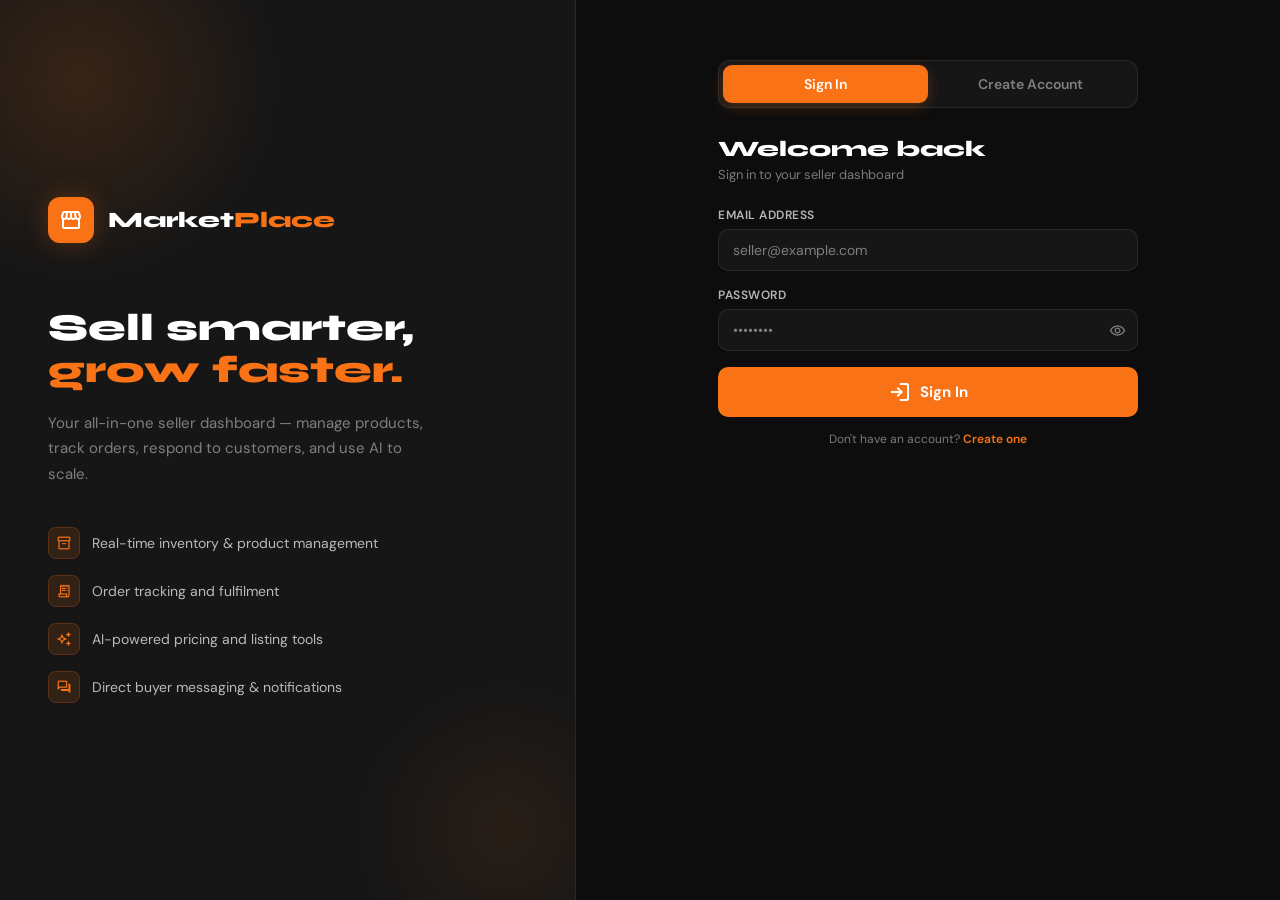
<file: index.html>
<!DOCTYPE html>
<html lang="en">
<head>
  <meta charset="UTF-8"/><meta name="viewport" content="width=device-width, initial-scale=1.0"/>
  <title>Dashboard — MarketPlace</title>
  <link href="https://api.fontshare.com/v2/css?f[]=clash-display@400,500,600,700&f[]=cabinet-grotesk@400,500,700,800&display=swap" rel="stylesheet"/>
  <link href="https://fonts.googleapis.com/css2?family=Material+Symbols+Outlined:opsz,wght,FILL,GRAD@20..48,100..700,0..1,-50..200" rel="stylesheet"/>
  <link rel="stylesheet" href="styles.css"/>
  <style>
    /* ── Dashboard-specific ── */
    .dash-grid {
      display: grid;
      grid-template-columns: 1fr 340px;
      gap: 20px;
      align-items: start;
    }

    /* Chart */
    .chart-wrap {
      display: flex; align-items: flex-end; gap: 6px;
      height: 130px; padding: 0 4px;
    }
    .chart-col {
      display: flex; flex-direction: column; align-items: center; gap: 5px;
      flex: 1;
    }
    .chart-bar {
      width: 100%; background: var(--orange);
      border-radius: 5px 5px 0 0;
      transition: height .5s cubic-bezier(.34,1.56,.64,1);
      min-height: 4px; cursor: pointer; position: relative;
    }
    .chart-bar::after {
      content: attr(title);
      position: absolute; bottom: calc(100% + 6px); left: 50%;
      transform: translateX(-50%);
      background: var(--gray-900); color: #fff;
      padding: 3px 7px; border-radius: 4px;
      font-size: 11px; white-space: nowrap;
      opacity: 0; pointer-events: none;
      transition: opacity var(--transition);
    }
    .chart-bar:hover { background: var(--orange-dark); }
    .chart-bar:hover::after { opacity: 1; }
    .chart-label { font-size: 10px; color: var(--text-muted); font-weight: 600; }

    /* Revenue card */
    .rev-card {
      background: var(--gray-900);
      border-radius: var(--radius);
      padding: 22px;
      color: #fff;
      position: relative; overflow: hidden;
      border: 1px solid rgba(255,255,255,.04);
    }
    .rev-card::before {
      content: '';
      position: absolute; top: -30px; right: -30px;
      width: 140px; height: 140px;
      background: radial-gradient(circle, rgba(249,115,22,.35) 0%, transparent 70%);
      pointer-events: none;
    }
    .rev-card-label {
      font-size: 11px; font-weight: 700; letter-spacing: .8px;
      text-transform: uppercase; color: rgba(255,255,255,.4);
      margin-bottom: 8px;
    }
    .rev-card-value {
      font-family: 'Clash Display', sans-serif;
      font-size: 30px; font-weight: 700;
      color: #fff; letter-spacing: -1px;
      line-height: 1;
    }
    .rev-card-sub {
      font-size: 11.5px; color: rgba(255,255,255,.35);
      margin-top: 10px; line-height: 1.6;
    }
    .rev-card-sub span { color: var(--orange); font-weight: 700; }

    /* Recent orders */
    .order-row {
      display: flex; align-items: center; gap: 12px;
      padding: 11px 0;
      border-bottom: 1px solid var(--gray-100);
      transition: background var(--transition);
    }
    .order-row:last-child { border-bottom: none; }
    .order-dot {
      width: 8px; height: 8px; border-radius: 50%;
      background: var(--orange); flex-shrink: 0;
    }
    .order-info { flex: 1; min-width: 0; }
    .order-id {
      font-size: 12.5px; font-weight: 700; color: var(--text);
      font-family: 'Clash Display', sans-serif;
    }
    .order-meta { font-size: 11px; color: var(--text-muted); margin-top: 1px; }

    /* Quick actions */
    .quick-grid {
      display: grid;
      grid-template-columns: repeat(3, 1fr);
      gap: 10px;
    }
    .quick-btn {
      display: flex; flex-direction: column; align-items: center;
      gap: 7px; padding: 14px 8px;
      background: var(--gray-50);
      border: 1.5px solid var(--gray-100);
      border-radius: var(--radius-sm);
      text-decoration: none; color: var(--text);
      text-align: center;
      transition: all var(--transition);
      cursor: pointer;
    }
    .quick-btn:hover {
      border-color: var(--orange);
      background: var(--orange-pale);
      transform: translateY(-1px);
    }
    .quick-btn .material-symbols-outlined { font-size: 20px; color: var(--orange); }
    .quick-btn-label { font-size: 11px; font-weight: 700; color: var(--gray-700); }

    /* Trending */
    .trend-row {
      display: flex; align-items: center; gap: 12px;
      padding: 10px 0; border-bottom: 1px solid var(--gray-100);
    }
    .trend-row:last-child { border-bottom: none; }
    .trend-num {
      font-family: 'Clash Display', sans-serif;
      font-size: 18px; font-weight: 700;
      color: var(--gray-200); width: 26px; flex-shrink: 0;
      text-align: center;
    }
    .trend-row:first-child .trend-num { color: var(--orange); }
    .trend-info { flex: 1; min-width: 0; }
    .trend-name {
      font-size: 12.5px; font-weight: 700; color: var(--text);
      overflow: hidden; text-overflow: ellipsis; white-space: nowrap;
    }
    .trend-cat { font-size: 11px; color: var(--text-muted); margin-top: 1px; }

    /* Sidebar right panel vertical stack */
    .right-col { display: flex; flex-direction: column; gap: 16px; }

    @media (max-width: 1050px) {
      .dash-grid { grid-template-columns: 1fr; }
      .right-col { flex-direction: row; flex-wrap: wrap; }
      .right-col > * { flex: 1 1 280px; }
    }
    @media (max-width: 900px) {
  .stats-grid { grid-template-columns: repeat(2, 1fr); }
  .dash-grid { grid-template-columns: 1fr; }
  .right-col { flex-direction: row; flex-wrap: wrap; }
  .right-col > * { flex: 1 1 260px; }
}

@media (max-width: 560px) {
  .stats-grid { grid-template-columns: repeat(2, 1fr); gap: 8px; }
  .stat-card { padding: 12px; gap: 10px; }
  .stat-value { font-size: 17px; }
  .page-header { flex-direction: column; align-items: flex-start; }
  .quick-grid { grid-template-columns: repeat(3, 1fr); gap: 6px; }
  .quick-btn { padding: 10px 4px; }
  .card { padding: 14px; }
  .right-col { flex-direction: column; }
  .right-col > * { flex: none; }
  .chart-wrap { height: 90px; }
}
  </style>
</head>
<body>
<div id="app"></div>
<script src="api.js"></script>
<script src="layout.js"></script>
<script>
requireAuth();

const content = `
<div class="page-header">
  <div>
    <div class="page-header-title">Dashboard</div>
    <div class="page-header-sub">Welcome back — here's what's happening today</div>
  </div>
  <button class="btn btn-primary" onclick="loadAll()">
    <span class="material-symbols-outlined">refresh</span> Refresh
  </button>
</div>

<!-- Stats -->
<div class="stats-grid" id="statsGrid">
  <div class="stat-card accent-orange">
    <div class="stat-icon orange"><span class="material-symbols-outlined">receipt_long</span></div>
    <div class="stat-body">
      <div class="stat-value" id="totalOrders">—</div>
      <div class="stat-label">Total Orders</div>
    </div>
  </div>
  <div class="stat-card accent-green">
    <div class="stat-icon green"><span class="material-symbols-outlined">payments</span></div>
    <div class="stat-body">
      <div class="stat-value" id="totalRevenue">—</div>
      <div class="stat-label">Total Revenue</div>
    </div>
  </div>
  <div class="stat-card accent-blue">
    <div class="stat-icon blue"><span class="material-symbols-outlined">inventory_2</span></div>
    <div class="stat-body">
      <div class="stat-value" id="totalProducts">—</div>
      <div class="stat-label">Products Listed</div>
    </div>
  </div>
  <div class="stat-card accent-red">
    <div class="stat-icon red"><span class="material-symbols-outlined">pending_actions</span></div>
    <div class="stat-body">
      <div class="stat-value" id="pendingRequests">—</div>
      <div class="stat-label">Pending Requests</div>
    </div>
  </div>
</div>

<!-- Main grid -->
<div class="dash-grid">

  <!-- Left col -->
  <div style="display:flex;flex-direction:column;gap:18px;">

    <!-- Bar chart -->
    <div class="card">
      <div class="card-header">
        <div>
          <div class="card-title">Orders This Week</div>
          <div class="card-subtitle">Daily order volume</div>
        </div>
        <a href="orders.html" class="btn btn-sm btn-outline">View All</a>
      </div>
      <div class="chart-wrap" id="chartWrap">
        <div class="empty-state" style="flex:1;padding:20px 0;">
          <span class="material-symbols-outlined">bar_chart</span>
          <span>Loading chart…</span>
        </div>
      </div>
    </div>

    <!-- Recent orders -->
    <div class="card">
      <div class="card-header">
        <div>
          <div class="card-title">Today's Orders</div>
          <div class="card-subtitle">Most recent first</div>
        </div>
        <a href="orders.html" class="btn btn-sm btn-outline">See all</a>
      </div>
      <div id="recentOrdersList">
        <div class="empty-state" style="padding:24px 0;">
          <span class="material-symbols-outlined">hourglass_empty</span>
          <span>Loading…</span>
        </div>
      </div>
    </div>

  </div>

  <!-- Right col -->
  <div class="right-col">

    <!-- Revenue summary -->
    <div class="rev-card">
      <div class="rev-card-label">Revenue Summary</div>
      <div class="rev-card-value" id="revSummary">—</div>
      <div class="rev-card-sub" id="revBreakdown">Loading breakdown…</div>
    </div>

    <!-- Quick actions -->
    <div class="card">
      <div class="card-title" style="margin-bottom:14px;">Quick Actions</div>
      <div class="quick-grid">

        <a href="categories.html" class="quick-btn">
  <span class="material-symbols-outlined">category</span>
  <span class="quick-btn-label">Categories</span>
</a>

        <a href="products.html" class="quick-btn">
          <span class="material-symbols-outlined">add_box</span>
          <span class="quick-btn-label">Products</span>
        </a>
        <a href="orders.html" class="quick-btn">
          <span class="material-symbols-outlined">receipt_long</span>
          <span class="quick-btn-label">Orders</span>
        </a>
        <a href="ai.html" class="quick-btn">
          <span class="material-symbols-outlined">auto_awesome</span>
          <span class="quick-btn-label">AI Tools</span>
        </a>
        <a href="requests.html" class="quick-btn">
          <span class="material-symbols-outlined">pending_actions</span>
          <span class="quick-btn-label">Requests</span>
        </a>
        <a href="preorders.html" class="quick-btn">
          <span class="material-symbols-outlined">schedule</span>
          <span class="quick-btn-label">Pre-Orders</span>
        </a>
        <a href="chat.html" class="quick-btn">
          <span class="material-symbols-outlined">forum</span>
          <span class="quick-btn-label">Messages</span>
        </a>
      </div>
    </div>

    <!-- Trending products -->
    <div class="card">
      <div class="card-header">
        <div>
          <div class="card-title">Trending Now</div>
          <div class="card-subtitle">Top performing products</div>
        </div>
        <span class="material-symbols-outlined" style="color:var(--orange);font-size:18px;">trending_up</span>
      </div>
      <div id="trendingList">
        <div class="empty-state" style="padding:20px 0;">
          <span class="material-symbols-outlined">hourglass_empty</span>
          <span>Loading…</span>
        </div>
      </div>
    </div>

  </div>
</div>
`;

renderLayout('Dashboard', 'dashboard.html', content);
loadAll();

async function loadAll() {
  await Promise.all([loadSummary(), loadChart(), loadRecentOrders(), loadProducts(), loadPending(), loadTrending()]);
}

async function loadSummary() {
  const [sumRes, revRes] = await Promise.all([API.getOrderSummary(), API.getSellerRevenue()]);
  if (sumRes.ok) {
    const d = sumRes.data?.data || sumRes.data;
    document.getElementById('totalOrders').textContent = d?.totalOrders ?? d?.total ?? '—';
  }
  if (revRes.ok) {
    const d = revRes.data?.data || revRes.data;
    const total = d?.totalRevenue ?? d?.total;
    document.getElementById('revSummary').textContent = total != null ? formatCurrency(total) : '—';
    document.getElementById('totalRevenue').textContent = total != null ? formatCurrency(total) : '—';
    const parts = [];
    if (d?.completedRevenue) parts.push(`<span>Completed</span> ${formatCurrency(d.completedRevenue)}`);
    if (d?.pendingRevenue)   parts.push(`<span>Pending</span> ${formatCurrency(d.pendingRevenue)}`);
    document.getElementById('revBreakdown').innerHTML = parts.join('&nbsp;&nbsp;·&nbsp;&nbsp;') || 'No breakdown available';
  }
}

async function loadChart() {
  const res = await API.getDailyCounts();
  const wrap = document.getElementById('chartWrap');
  if (!res.ok) {
    wrap.innerHTML = '<div class="empty-state" style="flex:1;padding:20px 0;"><span class="material-symbols-outlined">error</span><span>No data</span></div>';
    return;
  }
  const data = res.data?.data || res.data;
  const entries = Object.entries(data || {});
  if (!entries.length) {
    wrap.innerHTML = '<div class="empty-state" style="flex:1;padding:20px 0;"><span class="material-symbols-outlined">bar_chart</span><span>No orders yet</span></div>';
    return;
  }
  const max = Math.max(...entries.map(([,v]) => Number(v)), 1);
  wrap.innerHTML = entries.map(([day, count]) => `
    <div class="chart-col">
      <div class="chart-bar" style="height:${Math.round((Number(count)/max)*118)}px" title="${day}: ${count} orders"></div>
      <div class="chart-label">${day.slice(0,3)}</div>
    </div>
  `).join('');
}

async function loadRecentOrders() {
  const res = await API.getOrdersToday();
  const el = document.getElementById('recentOrdersList');
  const orders = res.data?.data || res.data || [];
  if (!Array.isArray(orders) || !orders.length) {
    el.innerHTML = '<div class="empty-state" style="padding:24px 0;"><span class="material-symbols-outlined">inbox</span><h4>No orders today</h4></div>';
    return;
  }
  el.innerHTML = orders.slice(0,6).map(o => `
    <div class="order-row">
      <div class="order-dot"></div>
      <div class="order-info">
        <div class="order-id">#${String(o.orderId || o.id || '').slice(-8).toUpperCase()}</div>
        <div class="order-meta">${formatDate(o.createdAt)}&nbsp;&nbsp;·&nbsp;&nbsp;${formatCurrency(o.total ?? o.totalAmount)}</div>
      </div>
      ${statusBadge(o.status)}
    </div>
  `).join('');
}

async function loadProducts() {
  const res = await API.getMyProducts();
  const prods = res.data?.data || res.data || [];
  document.getElementById('totalProducts').textContent = Array.isArray(prods) ? prods.length : '—';
}

async function loadPending() {
  const res = await API.getProductRequestsByStatus('PENDING');
  const d = res.data?.data?.content || res.data?.content || res.data?.data || [];
  document.getElementById('pendingRequests').textContent =
    Array.isArray(d) ? d.length : (res.data?.data?.totalElements ?? '—');
}

async function loadTrending() {
  const res = await API.getTrendingProducts();
  const el = document.getElementById('trendingList');
  const prods = res.data?.data || res.data || [];
  if (!Array.isArray(prods) || !prods.length) {
    el.innerHTML = '<div class="empty-state" style="padding:20px 0;"><span class="material-symbols-outlined">trending_up</span><h4>No data yet</h4></div>';
    return;
  }
  el.innerHTML = prods.slice(0,5).map((p, i) => `
    <div class="trend-row">
      <div class="trend-num">${i+1}</div>
      <div class="trend-info">
        <div class="trend-name">${p.name || p.productName || 'Product'}</div>
        <div class="trend-cat">${p.category || p.categoryName || '—'}&nbsp;·&nbsp;${formatCurrency(p.price)}</div>
      </div>
      ${statusBadge(p.stockStatus || p.status)}
    </div>
  `).join('');
}
</script>
</body>
</html>
</file>
<file: styles.css>
/* ═══════════════════════════════════════════════════════════
   MarketPlace Seller Admin — Stylesheet
   Mobile-First Fully Responsive
   ═══════════════════════════════════════════════════════════ */

@import url('https://api.fontshare.com/v2/css?f[]=clash-display@400,500,600,700&f[]=cabinet-grotesk@400,500,700,800&display=swap');
@import url('https://fonts.googleapis.com/css2?family=Material+Symbols+Outlined:opsz,wght,FILL,GRAD@20..48,100..700,0..1,-50..200');

:root {
  --orange:        #F97316;
  --orange-dark:   #C95D0A;
  --orange-light:  #FED7AA;
  --orange-pale:   #FFF7ED;
  --orange-glow:   rgba(249,115,22,.18);

  --white:         #FFFFFF;
  --canvas:        #F5F5F0;
  --gray-50:       #F8F8F6;
  --gray-100:      #EFEFEB;
  --gray-200:      #E2E2DC;
  --gray-300:      #CACAC2;
  --gray-400:      #A8A89E;
  --gray-500:      #888880;
  --gray-600:      #606058;
  --gray-700:      #404038;
  --gray-800:      #282820;
  --gray-900:      #141410;

  --sidebar-bg:    #111110;
  --sidebar-w:     252px;

  --text:          #18180F;
  --text-muted:    #888880;
  --success:       #16A34A;
  --danger:        #DC2626;
  --warning:       #D97706;
  --info:          #2563EB;

  --header-h:      58px;
  --radius:        14px;
  --radius-sm:     8px;
  --radius-xs:     5px;
  --shadow:        0 1px 3px rgba(0,0,0,.07), 0 4px 14px rgba(0,0,0,.05);
  --shadow-md:     0 4px 20px rgba(0,0,0,.10);
  --shadow-lg:     0 12px 40px rgba(0,0,0,.14);
  --transition:    .18s cubic-bezier(.4,0,.2,1);
}

*, *::before, *::after { box-sizing: border-box; margin: 0; padding: 0; }

html, body {
  font-family: 'Cabinet Grotesk', sans-serif;
  font-size: 14px;
  color: var(--text);
  background: var(--canvas);
  min-height: 100vh;
  -webkit-font-smoothing: antialiased;
  -moz-osx-font-smoothing: grayscale;
}

/* ══════════════════════════════════════
   LAYOUT
══════════════════════════════════════ */
.app-layout { display: flex; min-height: 100vh; }

/* ── Sidebar ─────────────────────────── */
.sidebar {
  width: var(--sidebar-w);
  background: var(--sidebar-bg);
  display: flex;
  flex-direction: column;
  position: fixed;
  top: 0; left: 0; bottom: 0;
  z-index: 200;
  border-right: 1px solid rgba(255,255,255,.04);
  transition: transform .25s cubic-bezier(.4,0,.2,1);
}

.sidebar-logo {
  padding: 18px 18px 14px;
  border-bottom: 1px solid rgba(255,255,255,.06);
}
.sidebar-logo .logo-mark {
  display: flex; align-items: center; gap: 11px;
  text-decoration: none;
}
.sidebar-logo .logo-icon {
  width: 36px; height: 36px; border-radius: 10px;
  background: var(--orange);
  display: flex; align-items: center; justify-content: center;
  box-shadow: 0 4px 14px var(--orange-glow);
  flex-shrink: 0;
}
.sidebar-logo .logo-icon .material-symbols-outlined { font-size: 19px; color: #fff; }
.sidebar-logo .logo-text {
  font-family: 'Clash Display', sans-serif;
  font-size: 17px; font-weight: 700;
  color: #fff; letter-spacing: -.3px;
}
.sidebar-logo .logo-text span { color: var(--orange); }

.sidebar-seller {
  padding: 12px 18px;
  border-bottom: 1px solid rgba(255,255,255,.06);
}
.seller-info { display: flex; align-items: center; gap: 10px; }
.seller-avatar {
  width: 34px; height: 34px; border-radius: 50%;
  background: var(--orange);
  display: flex; align-items: center; justify-content: center;
  font-weight: 800; font-size: 13px; color: #fff; flex-shrink: 0;
  font-family: 'Clash Display', sans-serif;
}
.seller-name { font-size: 13px; font-weight: 700; color: #fff; line-height: 1.2; }
.seller-role { font-size: 11px; color: rgba(255,255,255,.35); margin-top: 1px; }

.sidebar-nav { flex: 1; overflow-y: auto; padding: 8px 0; scrollbar-width: none; }
.sidebar-nav::-webkit-scrollbar { display: none; }
.nav-section { margin-bottom: 4px; }
.nav-section-label {
  font-size: 9.5px; font-weight: 700; letter-spacing: 1.4px;
  color: rgba(255,255,255,.22); text-transform: uppercase;
  padding: 10px 18px 4px;
}
.nav-link {
  display: flex; align-items: center; gap: 10px;
  padding: 9px 18px;
  color: rgba(255,255,255,.42);
  text-decoration: none;
  font-size: 13px; font-weight: 500;
  position: relative;
  transition: color var(--transition), background var(--transition);
  margin: 1px 0;
}
.nav-link .material-symbols-outlined { font-size: 18px; flex-shrink: 0; }
.nav-link:hover { color: rgba(255,255,255,.85); background: rgba(255,255,255,.05); }
.nav-link.active { color: #fff; background: rgba(249,115,22,.14); }
.nav-link.active::before {
  content: '';
  position: absolute; left: 0; top: 4px; bottom: 4px;
  width: 3px; background: var(--orange);
  border-radius: 0 3px 3px 0;
}

.sidebar-footer {
  padding: 12px 18px;
  border-top: 1px solid rgba(255,255,255,.06);
}
.logout-btn {
  display: flex; align-items: center; gap: 9px;
  background: none; border: 1px solid rgba(255,255,255,.1);
  color: rgba(255,255,255,.4); width: 100%; padding: 8px 13px;
  border-radius: var(--radius-sm); cursor: pointer;
  font-size: 13px; font-family: 'Cabinet Grotesk', sans-serif;
  font-weight: 500;
  transition: all var(--transition);
}
.logout-btn .material-symbols-outlined { font-size: 17px; }
.logout-btn:hover { color: #fff; border-color: rgba(255,255,255,.25); background: rgba(255,255,255,.05); }

/* Sidebar overlay (mobile) */
.sidebar-overlay {
  display: none;
  position: fixed; inset: 0;
  background: rgba(0,0,0,.55);
  z-index: 199;
}
.sidebar-overlay.visible { display: block; }

/* ── Main ─────────────────────────────── */
.main-wrap {
  margin-left: var(--sidebar-w);
  flex: 1;
  display: flex;
  flex-direction: column;
  min-height: 100vh;
  min-width: 0;
}

.topbar {
  height: var(--header-h);
  background: var(--white);
  border-bottom: 1px solid var(--gray-100);
  display: flex; align-items: center;
  padding: 0 20px;
  gap: 12px;
  position: sticky; top: 0; z-index: 50;
}
.topbar-hamburger {
  display: none;
  width: 34px; height: 34px; border-radius: var(--radius-sm);
  align-items: center; justify-content: center;
  border: 1px solid var(--gray-200); background: var(--white);
  cursor: pointer; color: var(--gray-600);
  flex-shrink: 0;
}
.topbar-hamburger .material-symbols-outlined { font-size: 20px; }
.topbar-title {
  font-family: 'Clash Display', sans-serif;
  font-size: 16px; font-weight: 600;
  color: var(--text);
  flex: 1;
  letter-spacing: -.2px;
  white-space: nowrap; overflow: hidden; text-overflow: ellipsis;
}
.topbar-actions { display: flex; align-items: center; gap: 6px; flex-shrink: 0; }
.icon-btn {
  width: 34px; height: 34px; border-radius: 9px;
  display: flex; align-items: center; justify-content: center;
  border: 1px solid var(--gray-200); background: var(--white);
  cursor: pointer; color: var(--gray-500);
  transition: all var(--transition); position: relative;
}
.icon-btn:hover { background: var(--orange-pale); border-color: var(--orange-light); color: var(--orange); }
.icon-btn .material-symbols-outlined { font-size: 18px; }
.notif-badge {
  position: absolute; top: 4px; right: 4px;
  width: 7px; height: 7px; border-radius: 50%;
  background: var(--orange); border: 2px solid #fff;
}

.page-content { flex: 1; padding: 24px 28px; }

/* ══════════════════════════════════════
   CARDS
══════════════════════════════════════ */
.card {
  background: var(--white);
  border-radius: var(--radius);
  box-shadow: var(--shadow);
  padding: 20px 22px;
  border: 1px solid var(--gray-100);
}
.card-header {
  display: flex; align-items: center; justify-content: space-between;
  margin-bottom: 16px; flex-wrap: wrap; gap: 10px;
}
.card-title {
  font-family: 'Clash Display', sans-serif;
  font-size: 14px; font-weight: 600;
  color: var(--text); letter-spacing: -.1px;
}
.card-subtitle { font-size: 12px; color: var(--text-muted); margin-top: 2px; }

/* ══════════════════════════════════════
   STAT CARDS
══════════════════════════════════════ */
.stats-grid {
  display: grid;
  grid-template-columns: repeat(4, 1fr);
  gap: 14px;
  margin-bottom: 22px;
}
.stat-card {
  background: var(--white);
  border-radius: var(--radius);
  border: 1px solid var(--gray-100);
  box-shadow: var(--shadow);
  padding: 18px 20px;
  display: flex; align-items: flex-start; gap: 13px;
  transition: transform var(--transition), box-shadow var(--transition);
  position: relative; overflow: hidden;
}
.stat-card::after {
  content: '';
  position: absolute; top: 0; left: 0; right: 0;
  height: 2px;
}
.stat-card.accent-orange::after { background: var(--orange); }
.stat-card.accent-green::after  { background: var(--success); }
.stat-card.accent-blue::after   { background: var(--info); }
.stat-card.accent-red::after    { background: var(--danger); }
.stat-card:hover { transform: translateY(-2px); box-shadow: var(--shadow-md); }

.stat-icon {
  width: 40px; height: 40px; border-radius: 10px;
  display: flex; align-items: center; justify-content: center;
  flex-shrink: 0;
}
.stat-icon .material-symbols-outlined { font-size: 19px; }
.stat-icon.orange { background: var(--orange-pale); color: var(--orange); }
.stat-icon.green  { background: #DCFCE7; color: var(--success); }
.stat-icon.blue   { background: #DBEAFE; color: var(--info); }
.stat-icon.red    { background: #FEE2E2; color: var(--danger); }

.stat-body { flex: 1; min-width: 0; }
.stat-value {
  font-family: 'Clash Display', sans-serif;
  font-size: 22px; font-weight: 700;
  line-height: 1; color: var(--text);
  letter-spacing: -.5px;
  white-space: nowrap; overflow: hidden; text-overflow: ellipsis;
}
.stat-label {
  font-size: 11px; color: var(--text-muted);
  font-weight: 500; margin-top: 4px;
}

/* ══════════════════════════════════════
   TABLES
══════════════════════════════════════ */
.table-wrap { overflow-x: auto; border-radius: var(--radius-sm); -webkit-overflow-scrolling: touch; }
table { width: 100%; border-collapse: collapse; font-size: 13px; }
thead th {
  text-align: left; padding: 10px 14px;
  font-size: 11px; font-weight: 700; text-transform: uppercase;
  letter-spacing: .9px; color: var(--text-muted);
  background: var(--gray-50);
  border-bottom: 1px solid var(--gray-200);
  white-space: nowrap;
}
thead th:first-child { border-radius: var(--radius-xs) 0 0 0; }
thead th:last-child  { border-radius: 0 var(--radius-xs) 0 0; }
tbody tr {
  border-bottom: 1px solid var(--gray-100);
  transition: background var(--transition);
}
tbody tr:last-child { border-bottom: none; }
tbody tr:hover { background: var(--orange-pale); }
tbody td { padding: 12px 14px; vertical-align: middle; }
.td-muted { color: var(--text-muted); font-size: 12px; }

/* ══════════════════════════════════════
   BADGES
══════════════════════════════════════ */
.badge {
  display: inline-flex; align-items: center;
  padding: 3px 8px; border-radius: 99px;
  font-size: 11px; font-weight: 700; white-space: nowrap;
  letter-spacing: .2px;
}
.badge-success { background: #DCFCE7; color: #15803D; }
.badge-danger  { background: #FEE2E2; color: #B91C1C; }
.badge-warning { background: #FEF3C7; color: #92400E; }
.badge-info    { background: #DBEAFE; color: #1D4ED8; }
.badge-muted   { background: var(--gray-100); color: var(--gray-600); }
.badge-orange  { background: var(--orange-pale); color: var(--orange-dark); }

/* ══════════════════════════════════════
   BUTTONS
══════════════════════════════════════ */
.btn {
  display: inline-flex; align-items: center; gap: 6px;
  padding: 8px 15px; border-radius: var(--radius-sm);
  font-size: 13px; font-weight: 700;
  font-family: 'Cabinet Grotesk', sans-serif;
  cursor: pointer; border: none;
  transition: all var(--transition);
  text-decoration: none; white-space: nowrap;
  letter-spacing: -.1px;
}
.btn .material-symbols-outlined { font-size: 16px; }
.btn-primary { background: var(--orange); color: #fff; }
.btn-primary:hover { background: var(--orange-dark); box-shadow: 0 4px 14px var(--orange-glow); }
.btn-outline {
  background: transparent; color: var(--orange);
  border: 1.5px solid var(--orange-light);
}
.btn-outline:hover { background: var(--orange-pale); border-color: var(--orange); }
.btn-ghost { background: var(--gray-100); color: var(--gray-700); border: 1px solid var(--gray-200); }
.btn-ghost:hover { background: var(--gray-200); }
.btn-danger { background: var(--danger); color: #fff; }
.btn-danger:hover { background: #B91C1C; }
.btn-sm { padding: 5px 10px; font-size: 12px; }
.btn-xs { padding: 3px 7px; font-size: 11px; }

/* ══════════════════════════════════════
   FORMS
══════════════════════════════════════ */
.form-group { margin-bottom: 14px; }
.form-label {
  display: block; font-size: 11px; font-weight: 700;
  color: var(--gray-700); margin-bottom: 5px;
  letter-spacing: .2px; text-transform: uppercase;
}
.form-control {
  width: 100%; padding: 9px 11px;
  border: 1.5px solid var(--gray-200); border-radius: var(--radius-sm);
  font-size: 13px; font-family: 'Cabinet Grotesk', sans-serif;
  color: var(--text); background: var(--white);
  transition: border-color var(--transition), box-shadow var(--transition);
}
.form-control:focus {
  outline: none;
  border-color: var(--orange);
  box-shadow: 0 0 0 3px rgba(249,115,22,.1);
}
.form-control::placeholder { color: var(--gray-400); }
select.form-control { cursor: pointer; }
textarea.form-control { resize: vertical; min-height: 80px; }

/* ══════════════════════════════════════
   SEARCH / FILTER BAR
══════════════════════════════════════ */
.filter-bar {
  display: flex; align-items: center; gap: 9px;
  margin-bottom: 18px; flex-wrap: wrap;
}
.search-wrap {
  display: flex; align-items: center; gap: 8px;
  background: var(--white); border: 1.5px solid var(--gray-200);
  border-radius: var(--radius-sm); padding: 7px 11px;
  flex: 1; min-width: 140px;
  transition: border-color var(--transition);
}
.search-wrap:focus-within { border-color: var(--orange); }
.search-wrap .material-symbols-outlined { font-size: 17px; color: var(--gray-400); }
.search-wrap input {
  border: none; outline: none; font-size: 13px;
  font-family: 'Cabinet Grotesk', sans-serif;
  color: var(--text); flex: 1; background: transparent; min-width: 0;
}

/* ══════════════════════════════════════
   MODAL
══════════════════════════════════════ */
.modal-overlay {
  position: fixed; inset: 0;
  background: rgba(0,0,0,.45); backdrop-filter: blur(6px);
  display: flex; align-items: center; justify-content: center;
  z-index: 1000; padding: 16px;
  opacity: 0; pointer-events: none;
  transition: opacity var(--transition);
}
.modal-overlay.open { opacity: 1; pointer-events: all; }
.modal {
  background: var(--white); border-radius: var(--radius);
  box-shadow: var(--shadow-lg);
  width: 100%; max-width: 560px;
  max-height: 90vh; overflow-y: auto;
  transform: translateY(16px) scale(.98);
  transition: transform .22s cubic-bezier(.34,1.56,.64,1);
  border: 1px solid var(--gray-100);
}
.modal-overlay.open .modal { transform: translateY(0) scale(1); }
.modal-header {
  display: flex; align-items: center; justify-content: space-between;
  padding: 16px 20px; border-bottom: 1px solid var(--gray-100);
  position: sticky; top: 0; background: var(--white); z-index: 1;
}
.modal-title {
  font-family: 'Clash Display', sans-serif;
  font-size: 15px; font-weight: 600;
  letter-spacing: -.2px;
}
.modal-body { padding: 18px 20px; }
.modal-footer {
  display: flex; justify-content: flex-end; gap: 9px;
  padding: 12px 20px; border-top: 1px solid var(--gray-100);
  flex-wrap: wrap;
}

/* ══════════════════════════════════════
   TOAST
══════════════════════════════════════ */
.toast {
  position: fixed; bottom: 20px; right: 16px; z-index: 9999;
  display: flex; align-items: center; gap: 9px;
  padding: 11px 14px; border-radius: var(--radius-sm);
  box-shadow: var(--shadow-lg); background: var(--gray-900); color: #fff;
  font-size: 13px; font-weight: 600; font-family: 'Cabinet Grotesk', sans-serif;
  transform: translateY(80px); opacity: 0;
  transition: all .3s cubic-bezier(.34,1.56,.64,1);
  max-width: 320px; border: 1px solid rgba(255,255,255,.08);
}
.toast.show { transform: translateY(0); opacity: 1; }
.toast-success { background: #14532D; border-color: rgba(22,163,74,.3); }
.toast-error   { background: #7F1D1D; border-color: rgba(220,38,38,.3); }
.toast-info    { background: #1E3A5F; border-color: rgba(37,99,235,.3); }
.toast .material-symbols-outlined { font-size: 17px; }

/* ══════════════════════════════════════
   PAGE HEADER
══════════════════════════════════════ */
.page-header {
  display: flex; align-items: center; justify-content: space-between;
  margin-bottom: 22px; flex-wrap: wrap; gap: 10px;
}
.page-header-title {
  font-family: 'Clash Display', sans-serif;
  font-size: 22px; font-weight: 700;
  color: var(--text); letter-spacing: -.5px;
}
.page-header-sub { font-size: 12px; color: var(--text-muted); margin-top: 2px; }

/* ══════════════════════════════════════
   EMPTY & LOADING STATES
══════════════════════════════════════ */
.empty-state {
  display: flex; flex-direction: column; align-items: center;
  gap: 10px; padding: 44px 24px; text-align: center; color: var(--text-muted);
}
.empty-state .material-symbols-outlined { font-size: 42px; color: var(--gray-300); }
.empty-state h4 { font-size: 14px; font-weight: 700; color: var(--gray-500); font-family: 'Clash Display', sans-serif; }
.empty-state p  { font-size: 12px; }

.skeleton {
  background: linear-gradient(90deg, var(--gray-100) 25%, var(--gray-200) 50%, var(--gray-100) 75%);
  background-size: 200% 100%;
  animation: shimmer 1.4s infinite;
  border-radius: 6px;
}
@keyframes shimmer { 0% { background-position: 200% 0; } 100% { background-position: -200% 0; } }

/* ══════════════════════════════════════
   GRID UTILS
══════════════════════════════════════ */
.grid-2 { display: grid; grid-template-columns: repeat(2, 1fr); gap: 14px; }
.grid-3 { display: grid; grid-template-columns: repeat(3, 1fr); gap: 14px; }

/* ══════════════════════════════════════
   DETAIL ROW
══════════════════════════════════════ */
.detail-grid { display: grid; grid-template-columns: 1fr 1fr; gap: 14px 20px; }
.detail-label {
  font-size: 10.5px; font-weight: 700; text-transform: uppercase;
  letter-spacing: .7px; color: var(--text-muted); margin-bottom: 3px;
}
.detail-value { font-size: 14px; font-weight: 600; color: var(--text); }

/* ══════════════════════════════════════
   DIVIDER
══════════════════════════════════════ */
.divider { height: 1px; background: var(--gray-100); margin: 18px 0; }

/* ══════════════════════════════════════
   AI RESPONSE
══════════════════════════════════════ */
.ai-response {
  background: linear-gradient(135deg, var(--orange-pale) 0%, #fff 100%);
  border: 1px solid var(--orange-light);
  border-radius: var(--radius);
  padding: 18px 20px;
  font-size: 13.5px; line-height: 1.75;
  color: var(--gray-800);
  white-space: pre-wrap;
  margin-top: 14px;
}
.ai-response-header {
  display: flex; align-items: center; gap: 8px;
  font-weight: 700; color: var(--orange-dark);
  margin-bottom: 10px;
  font-family: 'Clash Display', sans-serif;
  font-size: 14px;
}
.ai-response-header .material-symbols-outlined { font-size: 18px; }

/* ══════════════════════════════════════
   TABS
══════════════════════════════════════ */
.tabs {
  display: flex; gap: 0;
  border-bottom: 1.5px solid var(--gray-200);
  margin-bottom: 20px;
  overflow-x: auto; -webkit-overflow-scrolling: touch;
  scrollbar-width: none;
}
.tabs::-webkit-scrollbar { display: none; }
.tab {
  padding: 9px 16px; font-size: 13px; font-weight: 700;
  color: var(--text-muted); cursor: pointer;
  border-bottom: 2px solid transparent; margin-bottom: -1.5px;
  transition: all var(--transition);
  font-family: 'Cabinet Grotesk', sans-serif;
  white-space: nowrap; flex-shrink: 0;
}
.tab:hover { color: var(--orange); }
.tab.active { color: var(--orange); border-bottom-color: var(--orange); }

/* ══════════════════════════════════════
   SCROLLBAR
══════════════════════════════════════ */
::-webkit-scrollbar { width: 4px; height: 4px; }
::-webkit-scrollbar-track { background: transparent; }
::-webkit-scrollbar-thumb { background: var(--gray-200); border-radius: 99px; }
::-webkit-scrollbar-thumb:hover { background: var(--gray-300); }

/* ══════════════════════════════════════
   RESPONSIVE BREAKPOINTS
══════════════════════════════════════ */

/* ── Tablet (≤900px) ── */
@media (max-width: 900px) {
  .stats-grid { grid-template-columns: repeat(2, 1fr); gap: 12px; }
  .grid-3 { grid-template-columns: repeat(2, 1fr); }
  .page-content { padding: 20px 18px; }
}

/* ── Mobile (≤768px) — sidebar becomes drawer ── */
@media (max-width: 768px) {
  .sidebar { transform: translateX(-100%); box-shadow: var(--shadow-lg); }
  .sidebar.open { transform: translateX(0); }

  .main-wrap { margin-left: 0; }

  .topbar { padding: 0 14px; }
  .topbar-hamburger { display: flex; }
  .topbar-title { font-size: 15px; }

  .page-content { padding: 16px 14px; }

  .stats-grid { grid-template-columns: repeat(2, 1fr); gap: 10px; margin-bottom: 16px; }
  .stat-card { padding: 14px 13px; gap: 10px; }
  .stat-icon { width: 34px; height: 34px; }
  .stat-icon .material-symbols-outlined { font-size: 16px; }
  .stat-value { font-size: 18px; }
  .stat-label { font-size: 10px; }

  .grid-2 { grid-template-columns: 1fr; }
  .grid-3 { grid-template-columns: 1fr; }
  .detail-grid { grid-template-columns: 1fr; }

  .page-header-title { font-size: 19px; }

  .card { padding: 14px 14px; }

  /* Modal — bottom sheet */
  .modal-overlay { padding: 0; align-items: flex-end; }
  .modal {
    max-width: 100% !important;
    border-radius: 20px 20px 0 0 !important;
    max-height: 92vh;
    transform: translateY(100%);
  }
  .modal-overlay.open .modal { transform: translateY(0); }
  .modal-footer { flex-wrap: wrap; }
  .modal-footer > * { flex: 1; justify-content: center; min-width: 110px; }

  .toast { left: 12px; right: 12px; max-width: none; bottom: 12px; }
}

/* ── Small Mobile (≤480px) ── */
@media (max-width: 480px) {
  .stats-grid { gap: 8px; }
  .stat-card { padding: 12px 10px; gap: 8px; }
  .stat-icon { width: 30px; height: 30px; border-radius: 8px; }
  .stat-icon .material-symbols-outlined { font-size: 15px; }
  .stat-value { font-size: 16px; }
  .stat-label { font-size: 9.5px; }

  .page-content { padding: 14px 12px; }
  .topbar { padding: 0 12px; gap: 7px; }
  .topbar-title { font-size: 14px; }

  .modal-body { padding: 14px 14px; }
  .modal-header { padding: 14px 16px; }
  .modal-footer { padding: 10px 14px; gap: 7px; }

  .btn { padding: 7px 12px; font-size: 12px; }

  .card { padding: 12px 12px; }
}

/* ── Extra Small (≤360px) ── */
@media (max-width: 360px) {
  .stats-grid { gap: 6px; }
  .stat-card { padding: 10px 9px; }
  .stat-value { font-size: 15px; }
  .topbar-title { font-size: 13px; }
  .page-header-title { font-size: 17px; }
  .page-content { padding: 12px 10px; }
}
</file>
